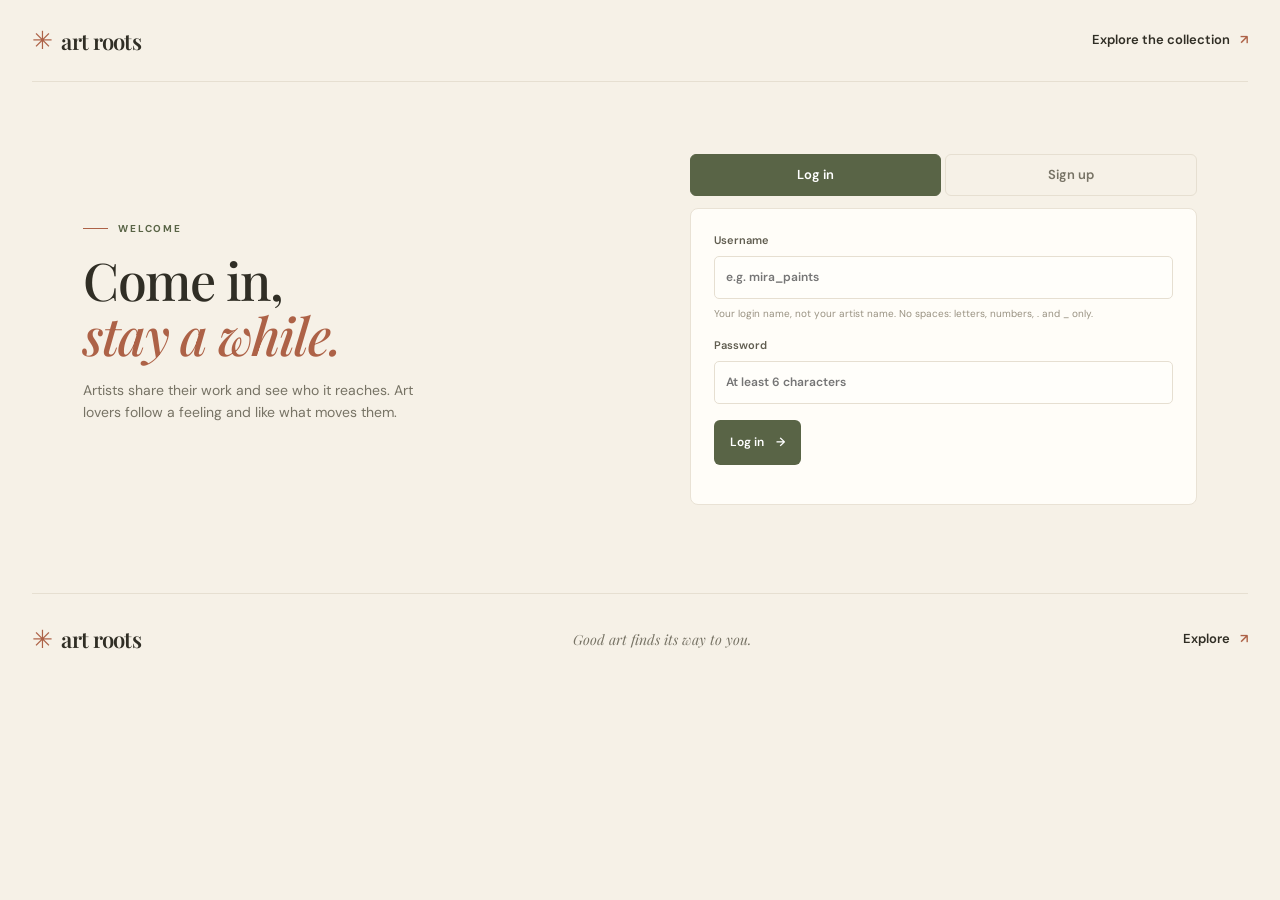
<file: templates/login.html>
<!doctype html>
<html lang="en">
<head>
  <meta charset="utf-8">
  <meta name="viewport" content="width=device-width, initial-scale=1">
  <meta name="theme-color" content="#f6f1e7">
  <title>Art Roots — Log in</title>
  <link rel="preconnect" href="https://fonts.googleapis.com">
  <link rel="preconnect" href="https://fonts.gstatic.com" crossorigin>
  <link href="https://fonts.googleapis.com/css2?family=DM+Sans:wght@400;500;600;700&family=Playfair+Display:wght@500;600;700&display=swap" rel="stylesheet">
  <link rel="stylesheet" href="/static/style.css">
  <script src="/static/login.js" defer></script>
</head>
<body>
  <header class="topbar"><a class="brand" href="/" aria-label="Art Roots home"><span class="brand-mark" aria-hidden="true">✳</span> art roots</a><a class="nav-link" href="/#gallery">Explore the collection <span aria-hidden="true">↗</span></a></header>
  <main class="auth-page">
    <section class="auth-intro"><p class="eyebrow"><span class="eyebrow-line"></span> WELCOME</p><h2>Come in,<br><em>stay a while.</em></h2><p>Artists share their work and see who it reaches. Art lovers follow a feeling and like what moves them.</p></section>
    <section class="auth-card">
      <div class="auth-tabs" role="tablist"><button type="button" role="tab" id="tab-login" aria-selected="true" data-mode="login">Log in</button><button type="button" role="tab" id="tab-signup" aria-selected="false" data-mode="signup">Sign up</button></div>
      <form id="auth-form" class="upload-form auth-form">
        <label>Username<input name="username" required minlength="3" maxlength="30" pattern="[A-Za-z0-9_.]+" title="Use 3-30 letters, numbers, dots or underscores. No spaces." autocomplete="username" placeholder="e.g. mira_paints"><span class="file-help">Your login name, not your artist name. No spaces: letters, numbers, . and _ only.</span></label>
        <label>Password<input name="password" type="password" required minlength="6" autocomplete="current-password" placeholder="At least 6 characters"></label>
        <fieldset class="signup-only role-choice" hidden><legend>I am…</legend>
          <label class="role-option"><input type="radio" name="role" value="artist" checked><span><strong>An artist</strong><small>Post my work, see views &amp; likes</small></span></label>
          <label class="role-option"><input type="radio" name="role" value="viewer"><span><strong>An art lover</strong><small>Browse, like and ask about art</small></span></label>
        </fieldset>
        <label class="signup-only artist-only" hidden>Artist name<input name="display_name" maxlength="120" placeholder="Shown on your artworks"></label>
        <button class="submit-button" type="submit" id="auth-submit">Log in <span aria-hidden="true">→</span></button>
        <p id="auth-status" class="form-status" role="status" aria-live="polite"></p>
      </form>
    </section>
  </main>
  <footer><a class="brand" href="/"><span class="brand-mark" aria-hidden="true">✳</span> art roots</a><p>Good art finds its way to you.</p><a href="/#gallery">Explore <span aria-hidden="true">↗</span></a></footer>
</body>
</html>
</file>
<file: static/style.css>
﻿:root{--cream:#f6f1e7;--paper:#fffdf8;--ink:#302e25;--muted:#777365;--olive:#596446;--rust:#ad6247;--line:#e6dfd1;--serif:"Playfair Display",Georgia,serif;--sans:"DM Sans",Arial,sans-serif}*{box-sizing:border-box}html{scroll-behavior:smooth}body{margin:0;background:var(--cream);color:var(--ink);font:16px/1.55 var(--sans)}button,input,textarea{font:inherit}button,a{-webkit-tap-highlight-color:transparent}a{color:inherit;text-decoration:none}.topbar,main,footer{width:min(1220px,calc(100% - 64px));margin-inline:auto}.topbar{height:82px;display:flex;align-items:center;justify-content:space-between;border-bottom:1px solid var(--line)}.brand{font:600 22px var(--serif);letter-spacing:-.7px;display:inline-flex;align-items:center;gap:9px}.brand-mark{color:var(--rust);font:25px var(--sans)}.nav-link,footer>a:last-child{font-size:13px;font-weight:600}.nav-link span,footer>a:last-child span{color:var(--rust);padding-left:7px}.hero{min-height:570px;display:grid;grid-template-columns:1.02fr .98fr;align-items:center;gap:7%;padding:70px 4% 82px}.eyebrow{display:flex;align-items:center;gap:10px;color:var(--olive);font-size:10px;font-weight:700;letter-spacing:1.8px;margin:0 0 17px}.eyebrow-line{width:25px;height:1px;background:var(--rust)}h1,h2{font:500 clamp(44px,5.4vw,72px)/1.05 var(--serif);letter-spacing:-2px;margin:0}h1 em,h2 em{color:var(--rust);font-weight:500}h1 em{padding-left:22px}.hero-intro{max-width:450px;color:var(--muted);font-size:15px;margin:24px 0 27px}.search-form{height:58px;max-width:530px;display:flex;align-items:center;gap:10px;padding:5px;background:var(--paper);border:1px solid #e9e2d5;border-radius:9px;box-shadow:0 7px 24px #544d3810}.search-icon{font:29px var(--serif);color:var(--rust);padding-left:12px;transform:rotate(-20deg)}.search-form input{min-width:0;flex:1;border:0;outline:0;background:transparent;color:var(--ink);font-size:13px}.search-form button,.submit-button{border:0;background:var(--olive);color:white;border-radius:6px;padding:12px 15px;font-size:12px;font-weight:600;cursor:pointer;white-space:nowrap}.search-form button span,.submit-button span{padding-left:9px}.search-form button:hover,.submit-button:hover{background:#444f35}.search-hint{font-size:11px;color:#9b9585;margin:10px 0}.hero-art{position:relative;width:min(100%,430px);justify-self:center}.hero-art-frame{height:390px;position:relative;padding:10px;background:var(--paper);box-shadow:0 18px 44px #4a43301a;transform:rotate(2deg)}.hero-art-frame:before{content:"";position:absolute;inset:0;border:1px solid #ded6c6;pointer-events:none}.hero-art-frame img{height:100%;width:100%;object-fit:cover;display:block}.hero-caption{position:absolute;bottom:10px;left:10px;right:10px;display:flex;justify-content:space-between;padding:15px 16px;color:white;font-size:9px;letter-spacing:1px;background:linear-gradient(transparent,#171710b8)}.orbit-note{position:absolute;right:-43px;top:30px;display:grid;place-content:center;width:100px;height:100px;border-radius:50%;background:#e8cda4;color:var(--rust);text-align:center;font-size:21px;line-height:1}.orbit-note small{font:9px/1.3 var(--sans);color:var(--ink)}.gallery-section{padding:38px 4% 88px}.section-heading{display:flex;align-items:end;justify-content:space-between;margin-bottom:26px}.section-heading h2,.upload-intro h2{font-size:46px;letter-spacing:-1.5px}.section-heading .eyebrow{margin-bottom:11px}.results-label{color:var(--muted);font-size:12px;margin:0 0 5px}.artwork-grid{display:grid;grid-template-columns:repeat(3,minmax(0,1fr));gap:24px}.art-card{background:var(--paper);border:1px solid #ebe5d8;border-radius:8px;overflow:hidden;cursor:pointer;transition:transform .2s,box-shadow .2s}.art-card:hover,.art-card:focus-visible{transform:translateY(-4px);box-shadow:0 12px 30px #51483218;outline:2px solid #b7a982;outline-offset:2px}.card-image{width:100%;height:245px;object-fit:cover;display:block;background:#e4dfd2}.card-body{padding:17px 18px 19px}.card-body h3{font:600 21px/1.2 var(--serif);margin:0 0 4px}.artist-name{font-size:12px;color:var(--muted);margin:0 0 15px}.tag-list{display:flex;flex-wrap:wrap;gap:6px}.tag{padding:4px 9px;border-radius:30px;background:#f1eee5;color:#646752;font-size:10px}.status{font-size:13px;color:var(--muted);padding:0 0 14px}.status:empty{display:none}.status.error,.form-status.error{color:#9a423a}.empty-state{grid-column:1/-1;text-align:center;background:#eee8db;border-radius:8px;padding:42px 18px;color:var(--muted)}.empty-state strong{display:block;font:22px var(--serif);color:var(--ink);margin-bottom:5px}.upload-section{border-top:1px solid var(--line);padding:78px 4%;display:grid;grid-template-columns:.8fr 1.2fr;gap:9%;align-items:start}.upload-intro>p:last-child{max-width:270px;color:var(--muted);font-size:14px;margin-top:17px}.upload-form{display:grid;gap:16px;padding:23px;background:var(--paper);border:1px solid #e9e2d5;border-radius:8px}.upload-form label{display:grid;gap:7px;font-size:11px;font-weight:600;color:#605d50}.field-row{display:grid;grid-template-columns:1fr 1fr;gap:13px}.upload-form input:not([type=file]),.upload-form textarea{width:100%;border:1px solid var(--line);border-radius:5px;background:#fffefa;padding:11px;color:var(--ink);font-size:12px;outline-color:#8d9777}.upload-form textarea{resize:vertical}.file-field input{font-size:11px}.file-help{font-size:10px;color:#999282;font-weight:400}.submit-button{justify-self:start;padding:13px 16px}.form-status{margin:0;font-size:12px;color:var(--olive)}footer{border-top:1px solid var(--line);min-height:92px;display:flex;align-items:center;justify-content:space-between}footer p{color:var(--muted);font:italic 14px var(--serif)}.detail-dialog{position:fixed;inset:0;margin:auto;padding:0;border:0;border-radius:10px;width:min(880px,calc(100% - 32px));max-height:min(90vh,850px);background:var(--paper);color:var(--ink);box-shadow:0 22px 90px #1d1b1680}.detail-dialog::backdrop{background:#201e19b8;backdrop-filter:blur(3px)}.dialog-close{position:absolute;right:13px;top:10px;width:36px;height:36px;z-index:2;border:0;border-radius:50%;background:#f7f3e9;color:var(--ink);font-size:24px;cursor:pointer}.detail-content{display:grid;grid-template-columns:1fr 1fr;min-height:450px}.detail-image-wrap{min-height:450px;background:#e8e0d1}.detail-image{width:100%;height:100%;max-height:700px;object-fit:cover;display:block}.detail-copy{padding:42px 34px 30px;overflow:auto}.detail-copy h2{font-size:37px;letter-spacing:-1px}.detail-artist{margin:6px 0 20px;color:var(--muted);font-size:13px}.detail-description{font-size:13px;color:#5e5b50}.story-box{margin-top:20px;padding:16px;border-left:2px solid var(--rust);background:#f6f1e7}.story-box h3,.chat-box h3{font:600 13px var(--sans);margin:0 0 7px;color:var(--olive)}.story-box p{margin:0;color:#656153;font:italic 14px/1.6 var(--serif)}.alt-text{color:#8c8779;font-size:10px;margin-top:14px}.chat-box{margin-top:20px;border-top:1px solid var(--line);padding-top:17px}.chat-box form{display:flex;gap:7px}.chat-box input{min-width:0;flex:1;border:1px solid var(--line);border-radius:5px;padding:9px;font-size:11px}.chat-box button{border:0;border-radius:5px;background:var(--olive);color:white;padding:8px 12px;font-size:11px;cursor:pointer}.chat-reply{font-size:12px;color:var(--muted);white-space:pre-wrap;margin:10px 0 0}.sr-only{position:absolute;width:1px;height:1px;padding:0;margin:-1px;overflow:hidden;clip:rect(0,0,0,0);white-space:nowrap;border:0}
@media(max-width:760px){.topbar,main,footer{width:calc(100% - 36px)}.topbar{height:68px}.nav-link{font-size:11px}.hero{grid-template-columns:1fr;padding:53px 2% 55px;gap:38px}.hero-copy{max-width:570px}.hero-art{width:min(80%,430px)}.hero-art-frame{height:320px}.orbit-note{right:-33px;width:82px;height:82px}.gallery-section{padding:20px 2% 62px}.artwork-grid{grid-template-columns:repeat(2,minmax(0,1fr));gap:15px}.card-image{height:210px}.upload-section{grid-template-columns:1fr;gap:23px;padding:56px 2%}.upload-intro h2 br{display:none}.upload-intro>p:last-child{margin-top:10px}footer{min-height:78px}footer p{font-size:12px}.detail-content{grid-template-columns:1fr}.detail-image-wrap{height:300px;min-height:0}.detail-copy{padding:26px 23px 24px}.detail-copy h2{font-size:32px}}
@media(max-width:480px){body{font-size:15px}.topbar,main,footer{width:calc(100% - 28px)}.brand{font-size:19px}.nav-link{font-size:10px}.hero{padding-top:43px}.hero h1{font-size:51px}.hero-intro{font-size:14px}.search-form{height:auto;min-height:55px;gap:5px}.search-icon{padding-left:7px}.search-form input{font-size:11px}.search-form button{padding:11px 9px;font-size:10px}.hero-art{width:85%}.hero-art-frame{height:270px}.orbit-note{right:-27px;top:16px}.section-heading{display:block}.section-heading h2,.upload-intro h2{font-size:39px}.results-label{margin-top:9px}.artwork-grid{grid-template-columns:1fr;gap:14px}.card-image{height:250px}.upload-form{padding:17px}.field-row{grid-template-columns:1fr}.upload-section{padding-block:49px}footer{flex-wrap:wrap;gap:5px;padding:15px 0}footer p{order:3;flex-basis:100%;margin:0}footer>a:last-child{font-size:11px}.detail-dialog{max-height:92vh}.detail-image-wrap{height:235px}}
.nav-links{display:flex;gap:22px}.inline-link{color:var(--rust);font-weight:600;text-decoration:underline}
.dashboard{padding:56px 4% 80px}.dash-head{display:flex;align-items:end;justify-content:space-between;gap:24px;margin-bottom:30px}.dash-head h2{font-size:46px;letter-spacing:-1.5px}.artist-form{display:flex;gap:8px;padding:5px;background:var(--paper);border:1px solid #e9e2d5;border-radius:9px;min-width:min(100%,400px)}.artist-form input{flex:1;min-width:0;border:0;outline:0;background:transparent;padding:0 10px;font-size:13px;color:var(--ink)}.artist-form button{border:0;background:var(--olive);color:#fff;border-radius:6px;padding:11px 14px;font-size:12px;font-weight:600;cursor:pointer;white-space:nowrap}.artist-form button:hover{background:#444f35}
.stat-row{display:grid;grid-template-columns:repeat(4,minmax(0,1fr));gap:16px;margin-bottom:22px}.stat-tile{background:var(--paper);border:1px solid #ebe5d8;border-radius:8px;padding:18px 20px;display:grid;gap:6px}.stat-label{font-size:11px;font-weight:600;color:var(--muted);letter-spacing:.3px}.stat-tile strong{font:600 34px/1.1 var(--serif);color:var(--ink)}.stat-tile .stat-top{font-size:18px;line-height:1.3}
.dash-panels{display:grid;grid-template-columns:1.4fr 1fr;gap:16px;margin-bottom:36px}.dash-panel{background:var(--paper);border:1px solid #ebe5d8;border-radius:8px;padding:20px}.dash-panel h3,.dash-artworks h3{font:600 20px var(--serif);margin:0 0 14px}.panel-note{font-size:12px;color:var(--muted);margin:-8px 0 14px}.dash-panel .tag{font-size:12px;padding:5px 11px}
.views-chart{display:grid;gap:10px}.bar-row{display:grid;grid-template-columns:minmax(80px,32%) 1fr 36px;align-items:center;gap:10px;font-size:12px;padding:2px 0;border-radius:4px}.bar-row:hover{background:#f6f1e7}.bar-label{overflow:hidden;text-overflow:ellipsis;white-space:nowrap;color:var(--ink)}.bar-track{height:12px}.bar{display:block;height:100%;min-width:2px;background:var(--olive);border-radius:0 4px 4px 0}.bar-value{text-align:right;color:var(--muted);font-variant-numeric:tabular-nums}.dash-card{cursor:default}
@media(max-width:760px){.dashboard{padding:36px 2% 56px}.dash-head{display:block}.dash-head h2{font-size:39px;margin-bottom:18px}.stat-row{grid-template-columns:repeat(2,minmax(0,1fr))}.dash-panels{grid-template-columns:1fr}.nav-links{gap:12px}}
@media(max-width:480px){.stat-tile strong{font-size:28px}.nav-links .nav-link:first-child{display:none}}
.auth-nav{display:flex;align-items:center;gap:16px}.nav-user{font-size:13px;color:var(--muted)}.link-button{border:0;background:none;padding:0;font-size:13px;font-weight:600;color:var(--rust);cursor:pointer}.link-button:hover{text-decoration:underline}
.card-meta{display:flex;align-items:center;justify-content:space-between;gap:10px;margin:0 0 15px}.card-meta .artist-name,.card-meta .detail-artist{margin:0}.detail-copy .card-meta{margin:6px 0 20px}.like-button{border:1px solid var(--line);background:var(--paper);color:var(--ink);border-radius:30px;padding:4px 11px;font-size:12px;cursor:pointer;white-space:nowrap;font-variant-numeric:tabular-nums}.like-button:hover{border-color:var(--rust)}.like-button.liked{color:var(--rust);border-color:var(--rust);background:#fbefe9}.like-button:disabled{opacity:.6}
.upload-locked{align-content:start;gap:10px;color:var(--muted);font-size:13px}.upload-locked strong{font:600 22px var(--serif);color:var(--ink)}.upload-locked .submit-button{margin-top:6px}.posting-as{margin:0;font-size:12px;font-weight:600;color:var(--olive)}[hidden]{display:none!important}
.auth-page{display:grid;grid-template-columns:1fr 1fr;gap:9%;align-items:center;padding:72px 4% 88px}.auth-intro h2{font-size:52px;letter-spacing:-1.5px}.auth-intro>p:last-child{max-width:340px;color:var(--muted);font-size:14px;margin-top:18px}.auth-tabs{display:flex;gap:4px;margin-bottom:12px}.auth-tabs button{flex:1;border:1px solid var(--line);background:transparent;border-radius:6px;padding:10px;font-size:13px;font-weight:600;color:var(--muted);cursor:pointer}.auth-tabs button[aria-selected=true]{background:var(--olive);border-color:var(--olive);color:#fff}
.role-choice{border:0;padding:0;margin:0;display:grid;grid-template-columns:1fr 1fr;gap:10px}.role-choice legend{font-size:11px;font-weight:600;color:#605d50;margin-bottom:7px}.role-option{display:flex!important;gap:8px!important;align-items:flex-start;border:1px solid var(--line);border-radius:6px;padding:11px;cursor:pointer}.role-option:has(input:checked){border-color:var(--olive);background:#f3f2ea}.role-option span{display:grid;gap:2px}.role-option strong{font-size:13px;color:var(--ink)}.role-option small{font-size:11px;font-weight:400;color:var(--muted)}
@media(max-width:760px){.auth-page{grid-template-columns:1fr;gap:28px;padding:44px 2% 60px}.auth-intro h2{font-size:40px}.nav-user{display:none}}
@media(max-width:480px){.role-choice{grid-template-columns:1fr}}
.artist-cta{border-top:1px solid var(--line);padding:64px 4%;display:flex;align-items:center;justify-content:space-between;gap:24px}.artist-cta h2{font-size:40px;letter-spacing:-1.2px}.artist-cta p:last-child{color:var(--muted);font-size:14px;margin:12px 0 0}.artist-cta .submit-button{flex-shrink:0}.dashboard .upload-section{margin-top:40px;padding-inline:0}
@media(max-width:760px){.artist-cta{display:block;padding:48px 2%}.artist-cta h2{font-size:34px}.artist-cta .submit-button{display:inline-block;margin-top:18px}}
</file>
